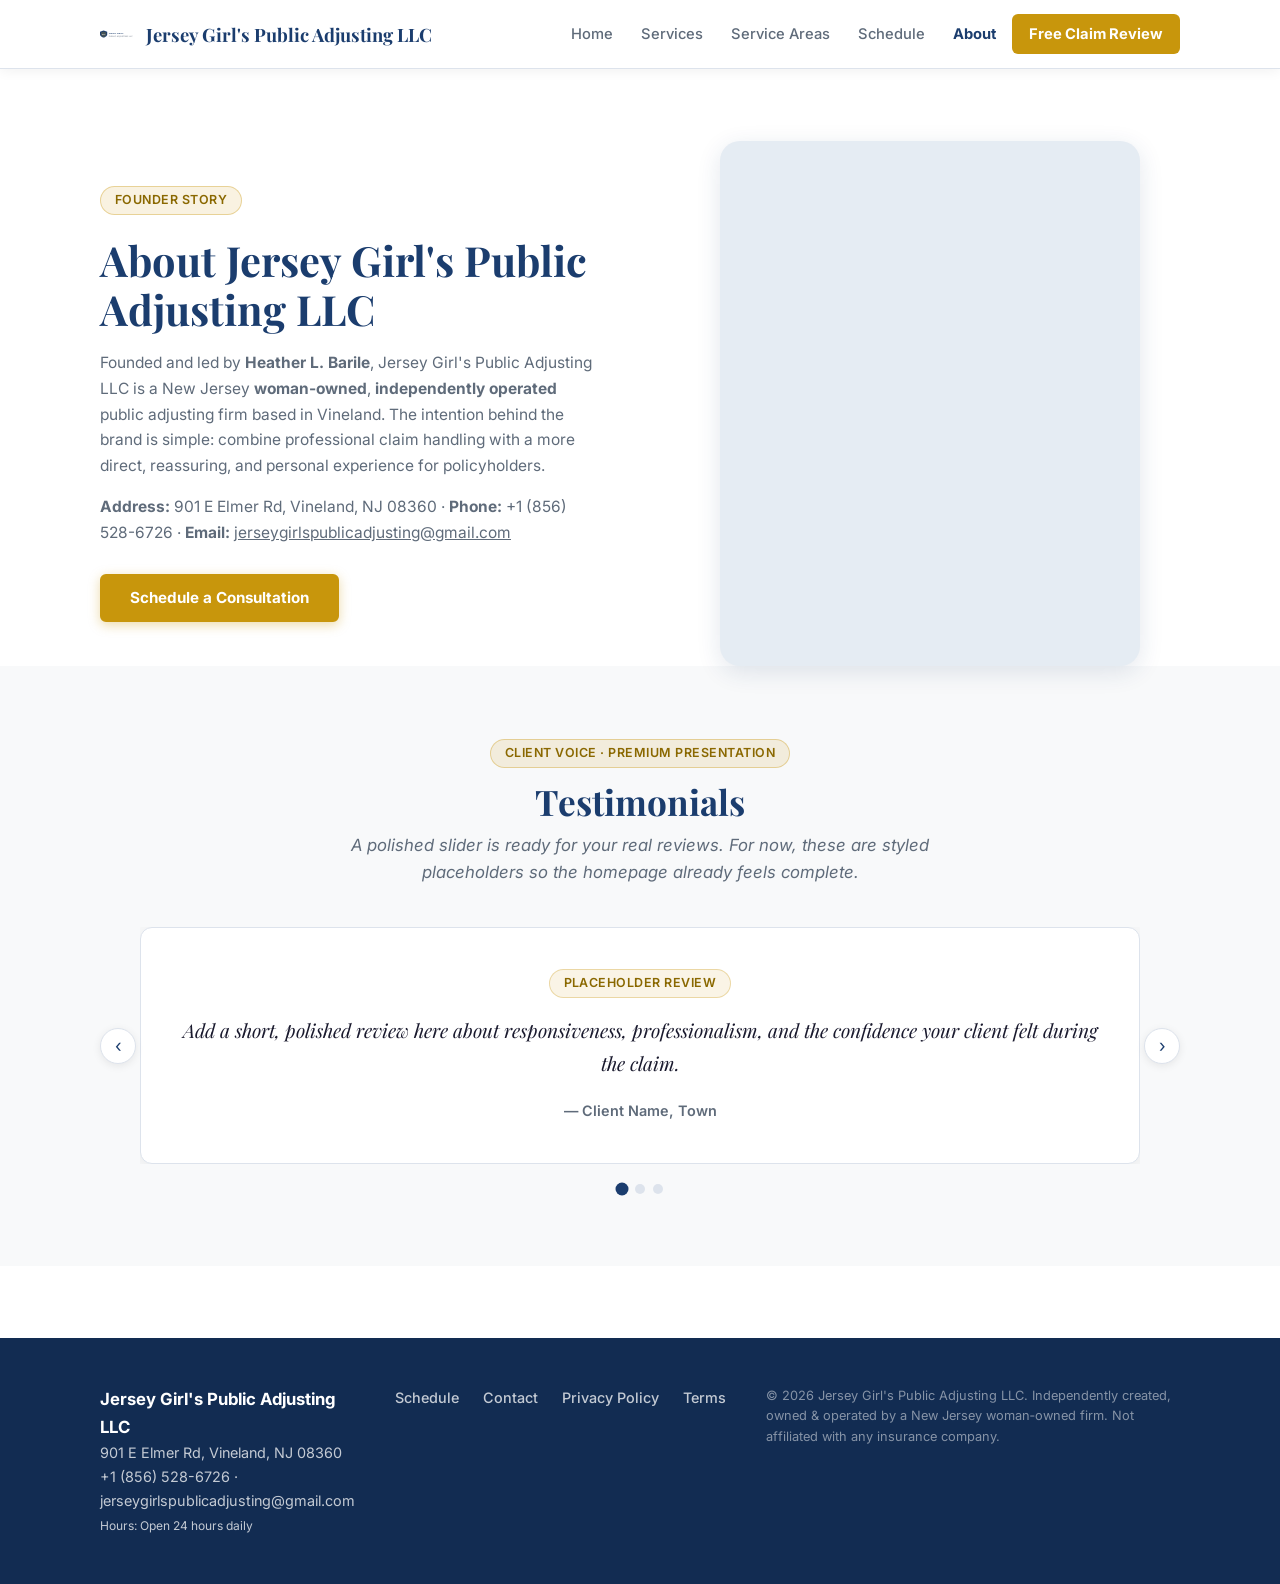
<file: about.html>
<!doctype html><html lang='en'><head>
    <meta charset='utf-8'>
    <meta name='viewport' content='width=device-width, initial-scale=1'>
    <title>About – Jersey Girl's Public Adjusting LLC</title>
    <meta name='description' content='About Jersey Girl's Public Adjusting LLC, a woman‑owned independent NJ public adjuster in Vineland.'>
    <meta property='og:title' content='About – Jersey Girl's Public Adjusting LLC'>
    <meta property='og:description' content='About Jersey Girl's Public Adjusting LLC, a woman‑owned independent NJ public adjuster in Vineland.'>
    <meta property='og:type' content='website'>
    <meta property='og:image' content='assets/og-image.png'>
    <meta name='twitter:card' content='summary_large_image'>
    <meta name='twitter:title' content='About – Jersey Girl's Public Adjusting LLC'>
    <meta name='twitter:description' content='About Jersey Girl's Public Adjusting LLC, a woman‑owned independent NJ public adjuster in Vineland.'>
    <meta name='twitter:image' content='assets/og-image.png'>
    <link rel='icon' href='assets/favicon.svg' type='image/svg+xml'>
    <link rel='preconnect' href='https://fonts.googleapis.com'>
    <link rel='preconnect' href='https://fonts.gstatic.com' crossorigin>
    <link href='https://fonts.googleapis.com/css2?family=Inter:wght@400;500;600;700;800&family=Playfair+Display:wght@600;700&display=swap' rel='stylesheet'>
    <link rel='stylesheet' href='assets/styles.css'>
    </head><body>

<a class='skip' href='#main'>Skip to content</a>
<header class='topbar'>
  <div class='container nav'>
    <a class='brand' href='index.html'><img src='assets/logo.svg' alt='Jersey Girl's Public Adjusting LLC logo'> Jersey Girl's Public Adjusting LLC</a>
    <button class='burger' aria-label='Toggle menu' aria-expanded='false' aria-controls='menu'>☰</button>
    <nav id='menu' class='menu'>
      <a href='index.html'>Home</a>
      <a href='services.html'>Services</a>
      <a href='service-areas.html'>Service Areas</a>
      <a href='schedule.html'>Schedule</a>
      <a href='about.html'>About</a>
      <a class='cta' href='contact.html'>Free Claim Review</a>
    </nav>
  </div>
</header>
<div class='sticky-cta'>
  <a class='btn btn--luxury' href='https://calendly.com/your-link' target='_blank' rel='noopener'>Schedule</a>
  <a class='btn btn--ghost' href='tel:+1 (856) 528-6726'>Call +1 (856) 528-6726</a>
</div>

<main id='main' class='section'>
  <div class='container about'>
    <div>
      <span class='ribbon'>Founder story</span>
      <h1>About Jersey Girl's Public Adjusting LLC</h1>
      <p>Founded and led by <strong>Heather L. Barile</strong>, Jersey Girl's Public Adjusting LLC is a New Jersey <strong>woman‑owned</strong>, <strong>independently operated</strong> public adjusting firm based in Vineland. The intention behind the brand is simple: combine professional claim handling with a more direct, reassuring, and personal experience for policyholders.</p>
      <p><strong>Address:</strong> 901 E Elmer Rd, Vineland, NJ 08360 · <strong>Phone:</strong> +1 (856) 528-6726 · <strong>Email:</strong> <a href='mailto:jerseygirlspublicadjusting@gmail.com'>jerseygirlspublicadjusting@gmail.com</a></p>
      <div class='section__actions'>
        <a class='btn btn--luxury' href='https://calendly.com/your-link' target='_blank' rel='noopener'>Schedule a Consultation</a>
        <a class='btn btn--ghost' href='tel:+1 (856) 528-6726'>Call +1 (856) 528-6726</a>
      </div>
    </div>
    <div class='about-photo'><img src='assets/founder-placeholder.png' alt='Founder headshot placeholder for Heather L. Barile'></div>
  </div>

<section class='section alt'>
  <div class='container'>
    <div class='section-heading center'>
      <span class='ribbon'>Client voice · premium presentation</span>
      <h2>Testimonials</h2>
      <p class='note'>A polished slider is ready for your real reviews. For now, these are styled placeholders so the homepage already feels complete.</p>
    </div>
    <div class='testimonial-slider' aria-label='Client testimonials'>
      <button class='slider-btn prev' aria-label='Previous testimonial'>‹</button>
      <div class='slider-track'>
        <article class='slide is-active'>
          <span class='placeholder'>Placeholder review</span>
          <p class='quote'>Add a short, polished review here about responsiveness, professionalism, and the confidence your client felt during the claim.</p>
          <div class='reviewer'>— Client Name, Town</div>
        </article>
        <article class='slide'>
          <span class='placeholder'>Placeholder review</span>
          <p class='quote'>Add a testimonial focused on communication, documentation quality, and how supported the client felt from start to finish.</p>
          <div class='reviewer'>— Client Name, County</div>
        </article>
        <article class='slide'>
          <span class='placeholder'>Placeholder review</span>
          <p class='quote'>Add a third testimonial about trust, peace of mind, and the professionalism of an independently owned woman-led firm.</p>
          <div class='reviewer'>— Client Name, Business / Town</div>
        </article>
      </div>
      <button class='slider-btn next' aria-label='Next testimonial'>›</button>
    </div>
    <div class='slider-dots' aria-label='Slider dots'>
      <button class='dot is-active' aria-label='Go to testimonial 1'></button>
      <button class='dot' aria-label='Go to testimonial 2'></button>
      <button class='dot' aria-label='Go to testimonial 3'></button>
    </div>
  </div>
</section>

</main>

<footer class='footer'>
  <div class='container footer__grid'>
    <div>
      <strong>Jersey Girl's Public Adjusting LLC</strong><br>
      901 E Elmer Rd, Vineland, NJ 08360<br>
      <a href='tel:+1 (856) 528-6726'>+1 (856) 528-6726</a> · <a href='mailto:jerseygirlspublicadjusting@gmail.com'>jerseygirlspublicadjusting@gmail.com</a><br>
      <small>Hours: Open 24 hours daily</small>
    </div>
    <nav class='footer__nav'>
      <a href='schedule.html'>Schedule</a>
      <a href='contact.html'>Contact</a>
      <a href='privacy.html'>Privacy Policy</a>
      <a href='terms.html'>Terms</a>
    </nav>
    <div class='fineprint'>© 2026 Jersey Girl's Public Adjusting LLC. Independently created, owned & operated by a New Jersey woman‑owned firm. Not affiliated with any insurance company.</div>
  </div>
  <script src='assets/script.js'></script>
</footer>

</body></html>
</file>
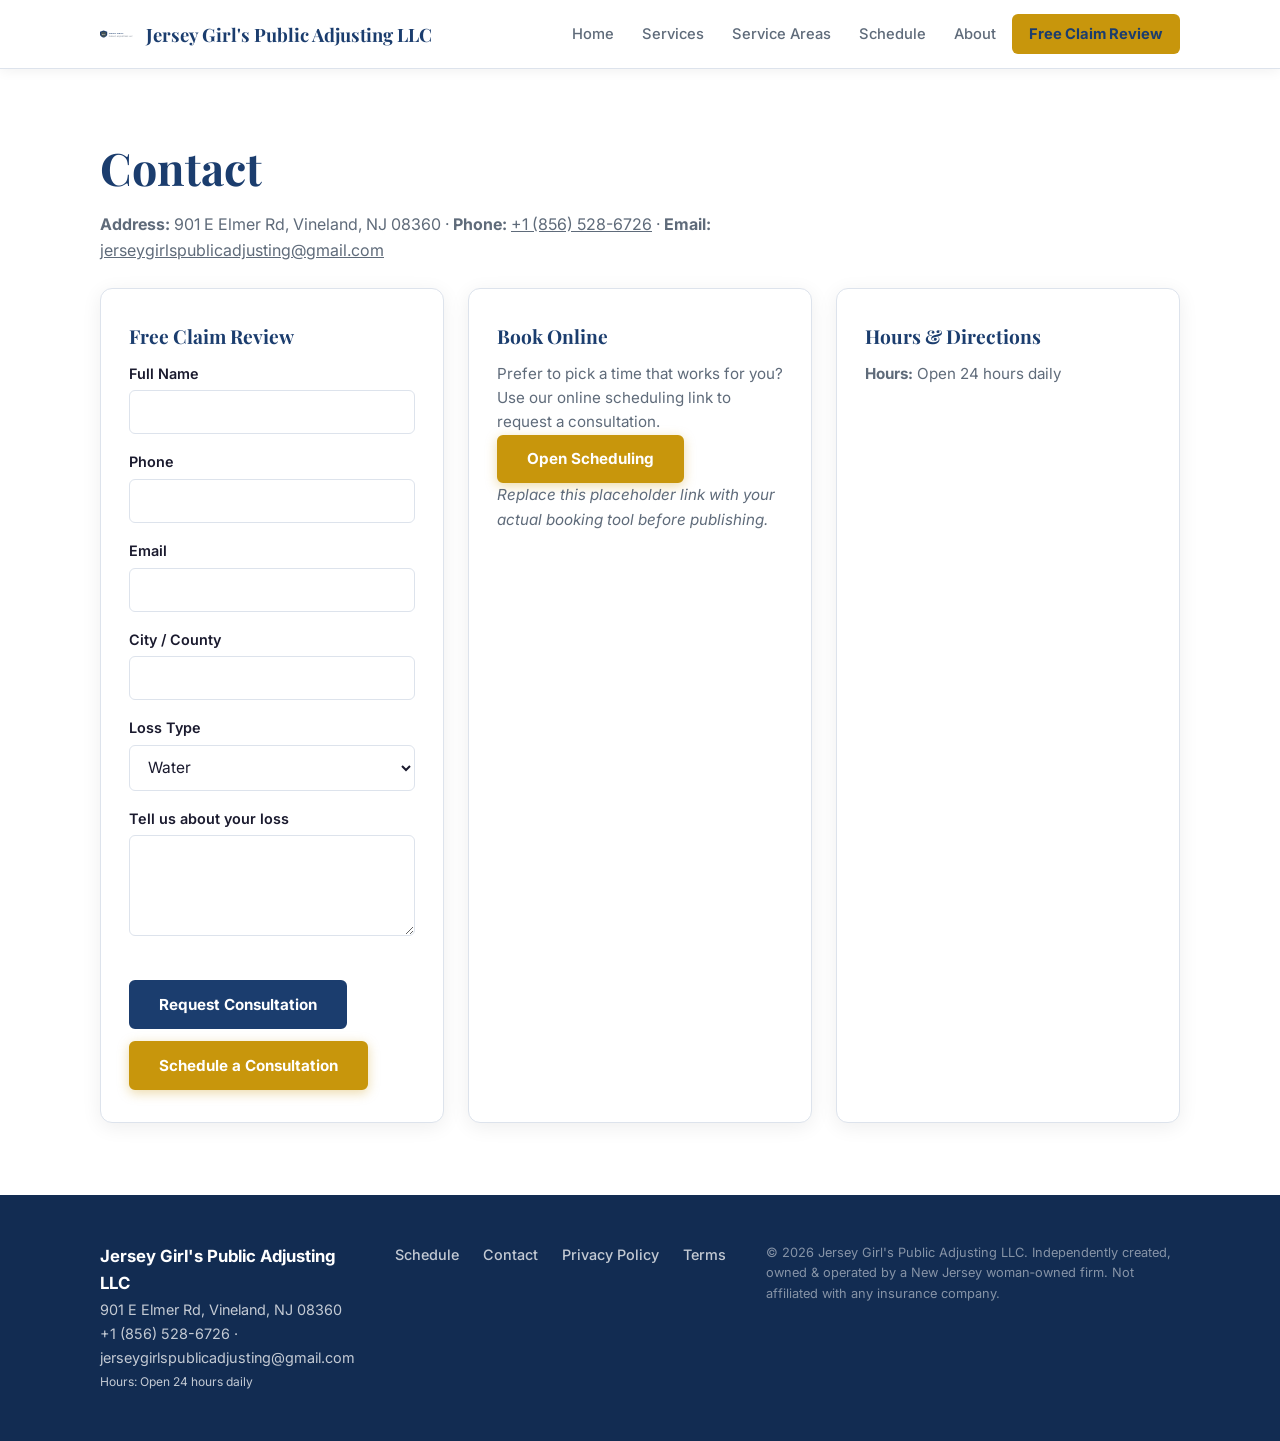
<file: contact.html>
<!doctype html><html lang='en'><head>
    <meta charset='utf-8'>
    <meta name='viewport' content='width=device-width, initial-scale=1'>
    <title>Contact – Jersey Girl's Public Adjusting LLC</title>
    <meta name='description' content='Contact Jersey Girl's Public Adjusting LLC in Vineland, NJ for a free claim review or scheduling.'>
    <meta property='og:title' content='Contact – Jersey Girl's Public Adjusting LLC'>
    <meta property='og:description' content='Contact Jersey Girl's Public Adjusting LLC in Vineland, NJ for a free claim review or scheduling.'>
    <meta property='og:type' content='website'>
    <meta property='og:image' content='assets/og-image.png'>
    <meta name='twitter:card' content='summary_large_image'>
    <meta name='twitter:title' content='Contact – Jersey Girl's Public Adjusting LLC'>
    <meta name='twitter:description' content='Contact Jersey Girl's Public Adjusting LLC in Vineland, NJ for a free claim review or scheduling.'>
    <meta name='twitter:image' content='assets/og-image.png'>
    <link rel='icon' href='assets/favicon.svg' type='image/svg+xml'>
    <link rel='preconnect' href='https://fonts.googleapis.com'>
    <link rel='preconnect' href='https://fonts.gstatic.com' crossorigin>
    <link href='https://fonts.googleapis.com/css2?family=Inter:wght@400;500;600;700;800&family=Playfair+Display:wght@600;700&display=swap' rel='stylesheet'>
    <link rel='stylesheet' href='assets/styles.css'>
    </head><body>

<a class='skip' href='#main'>Skip to content</a>
<header class='topbar'>
  <div class='container nav'>
    <a class='brand' href='index.html'><img src='assets/logo.svg' alt='Jersey Girl's Public Adjusting LLC logo'> Jersey Girl's Public Adjusting LLC</a>
    <button class='burger' aria-label='Toggle menu' aria-expanded='false' aria-controls='menu'>☰</button>
    <nav id='menu' class='menu'>
      <a href='index.html'>Home</a>
      <a href='services.html'>Services</a>
      <a href='service-areas.html'>Service Areas</a>
      <a href='schedule.html'>Schedule</a>
      <a href='about.html'>About</a>
      <a class='cta' href='contact.html'>Free Claim Review</a>
    </nav>
  </div>
</header>
<div class='sticky-cta'>
  <a class='btn btn--luxury' href='https://calendly.com/your-link' target='_blank' rel='noopener'>Schedule</a>
  <a class='btn btn--ghost' href='tel:+1 (856) 528-6726'>Call +1 (856) 528-6726</a>
</div>

<main id='main' class='section'>
  <div class='container'>
    <h1>Contact</h1>
    <p><strong>Address:</strong> 901 E Elmer Rd, Vineland, NJ 08360 · <strong>Phone:</strong> <a href='tel:+1 (856) 528-6726'>+1 (856) 528-6726</a> · <strong>Email:</strong> <a href='mailto:jerseygirlspublicadjusting@gmail.com'>jerseygirlspublicadjusting@gmail.com</a></p>
    <div class='grid cards'>
      <article class='card'>
        <h2>Free Claim Review</h2>
        <form class='form' name='contact' method='post' data-netlify='true'>
          <input type='hidden' name='form-name' value='contact'>
          <label>Full Name<input type='text' name='name' required></label>
          <label>Phone<input type='tel' name='phone' required></label>
          <label>Email<input type='email' name='email' required></label>
          <label>City / County<input type='text' name='location'></label>
          <label>Loss Type<select name='loss'><option>Water</option><option>Fire</option><option>Wind/Storm</option><option>Mold (from covered loss)</option><option>Theft/Vandalism</option><option>Business Interruption</option><option>Other</option></select></label>
          <label>Tell us about your loss<textarea name='message' rows='4'></textarea></label>
          <div class='section__actions'>
            <button class='btn btn--primary' type='submit'>Request Consultation</button>
            <a class='btn btn--luxury' href='https://calendly.com/your-link' target='_blank' rel='noopener'>Schedule a Consultation</a>
          </div>
        </form>
      </article>
      <article class='card'>
        <h2>Book Online</h2>
        <p>Prefer to pick a time that works for you? Use our online scheduling link to request a consultation.</p>
        <p><a class='btn btn--luxury' href='https://calendly.com/your-link' target='_blank' rel='noopener'>Open Scheduling</a></p>
        <p class='note'>Replace this placeholder link with your actual booking tool before publishing.</p>
      </article>
      <article class='card'>
        <h2>Hours & Directions</h2>
        <p><strong>Hours:</strong> Open 24 hours daily</p>
        <p><a class='btn btn--ghost' href='https://www.google.com/maps/search/?api=1&query=901+E+Elmer+Rd+Vineland+NJ+08360' target='_blank' rel='noopener'>Get Directions</a></p>
      </article>
    </div>
  </div>
</main>

<footer class='footer'>
  <div class='container footer__grid'>
    <div>
      <strong>Jersey Girl's Public Adjusting LLC</strong><br>
      901 E Elmer Rd, Vineland, NJ 08360<br>
      <a href='tel:+1 (856) 528-6726'>+1 (856) 528-6726</a> · <a href='mailto:jerseygirlspublicadjusting@gmail.com'>jerseygirlspublicadjusting@gmail.com</a><br>
      <small>Hours: Open 24 hours daily</small>
    </div>
    <nav class='footer__nav'>
      <a href='schedule.html'>Schedule</a>
      <a href='contact.html'>Contact</a>
      <a href='privacy.html'>Privacy Policy</a>
      <a href='terms.html'>Terms</a>
    </nav>
    <div class='fineprint'>© 2026 Jersey Girl's Public Adjusting LLC. Independently created, owned & operated by a New Jersey woman‑owned firm. Not affiliated with any insurance company.</div>
  </div>
  <script src='assets/script.js'></script>
</footer>

</body></html>
</file>
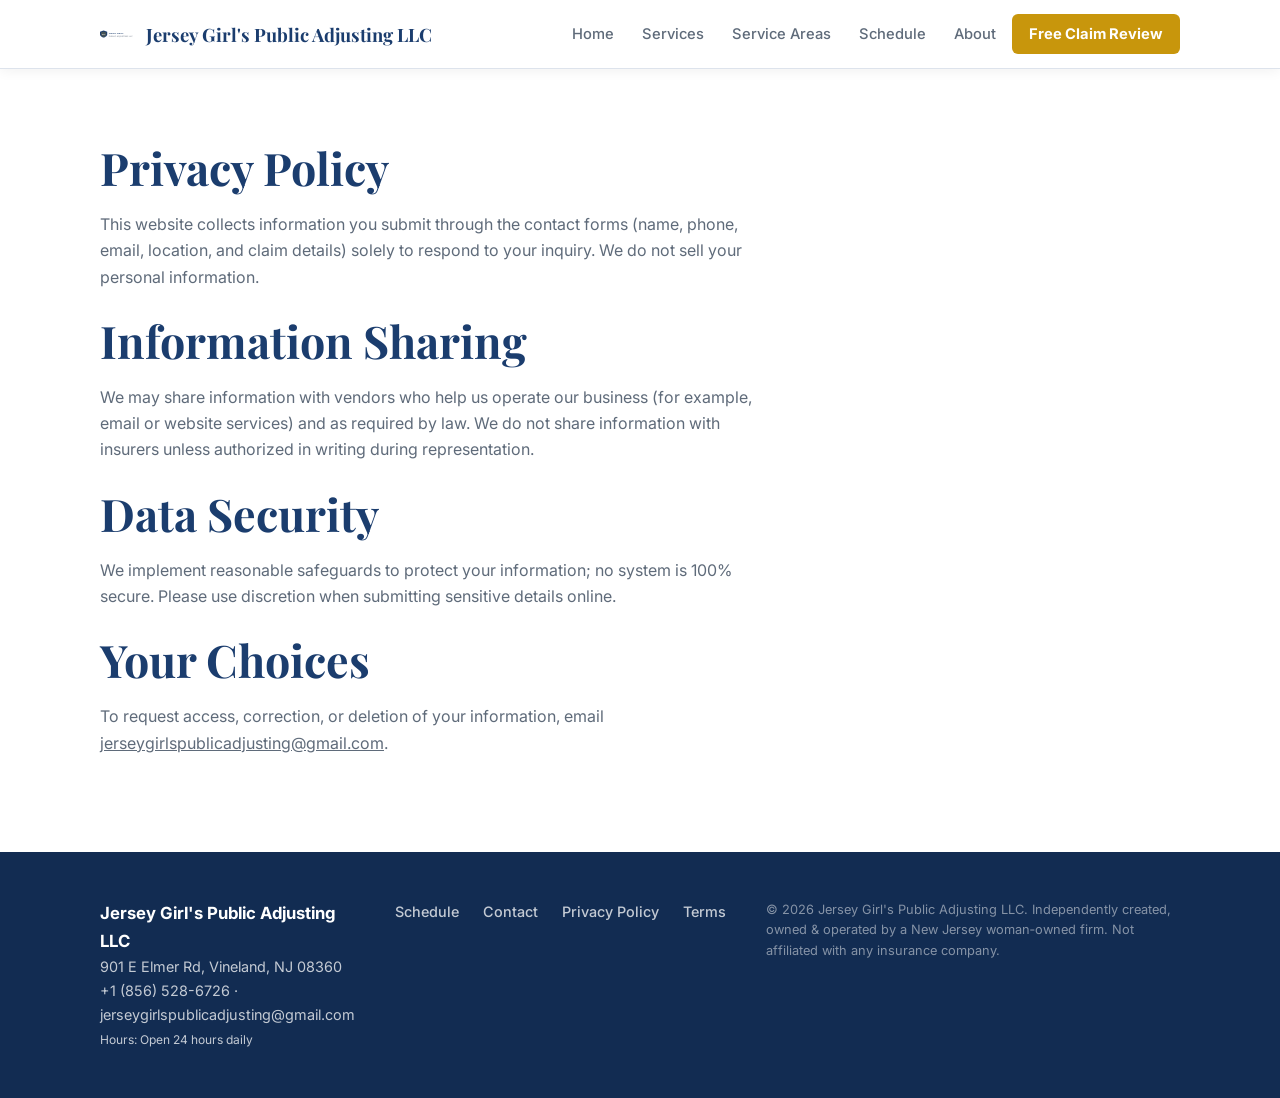
<file: privacy.html>
<!doctype html><html lang='en'><head>
    <meta charset='utf-8'>
    <meta name='viewport' content='width=device-width, initial-scale=1'>
    <title>Privacy Policy – Jersey Girl's Public Adjusting LLC</title>
    <meta name='description' content='Privacy policy for Jersey Girl's Public Adjusting LLC website.'>
    <meta property='og:title' content='Privacy Policy – Jersey Girl's Public Adjusting LLC'>
    <meta property='og:description' content='Privacy policy for Jersey Girl's Public Adjusting LLC website.'>
    <meta property='og:type' content='website'>
    <meta property='og:image' content='assets/og-image.png'>
    <meta name='twitter:card' content='summary_large_image'>
    <meta name='twitter:title' content='Privacy Policy – Jersey Girl's Public Adjusting LLC'>
    <meta name='twitter:description' content='Privacy policy for Jersey Girl's Public Adjusting LLC website.'>
    <meta name='twitter:image' content='assets/og-image.png'>
    <link rel='icon' href='assets/favicon.svg' type='image/svg+xml'>
    <link rel='preconnect' href='https://fonts.googleapis.com'>
    <link rel='preconnect' href='https://fonts.gstatic.com' crossorigin>
    <link href='https://fonts.googleapis.com/css2?family=Inter:wght@400;500;600;700;800&family=Playfair+Display:wght@600;700&display=swap' rel='stylesheet'>
    <link rel='stylesheet' href='assets/styles.css'>
    </head><body>

<a class='skip' href='#main'>Skip to content</a>
<header class='topbar'>
  <div class='container nav'>
    <a class='brand' href='index.html'><img src='assets/logo.svg' alt='Jersey Girl's Public Adjusting LLC logo'> Jersey Girl's Public Adjusting LLC</a>
    <button class='burger' aria-label='Toggle menu' aria-expanded='false' aria-controls='menu'>☰</button>
    <nav id='menu' class='menu'>
      <a href='index.html'>Home</a>
      <a href='services.html'>Services</a>
      <a href='service-areas.html'>Service Areas</a>
      <a href='schedule.html'>Schedule</a>
      <a href='about.html'>About</a>
      <a class='cta' href='contact.html'>Free Claim Review</a>
    </nav>
  </div>
</header>
<div class='sticky-cta'>
  <a class='btn btn--luxury' href='https://calendly.com/your-link' target='_blank' rel='noopener'>Schedule</a>
  <a class='btn btn--ghost' href='tel:+1 (856) 528-6726'>Call +1 (856) 528-6726</a>
</div>

<main id='main' class='section'><div class='container'>
<h1>Privacy Policy</h1>
<p>This website collects information you submit through the contact forms (name, phone, email, location, and claim details) solely to respond to your inquiry. We do not sell your personal information.</p>
<h2>Information Sharing</h2>
<p>We may share information with vendors who help us operate our business (for example, email or website services) and as required by law. We do not share information with insurers unless authorized in writing during representation.</p>
<h2>Data Security</h2>
<p>We implement reasonable safeguards to protect your information; no system is 100% secure. Please use discretion when submitting sensitive details online.</p>
<h2>Your Choices</h2>
<p>To request access, correction, or deletion of your information, email <a href='mailto:jerseygirlspublicadjusting@gmail.com'>jerseygirlspublicadjusting@gmail.com</a>.</p>
</div></main>

<footer class='footer'>
  <div class='container footer__grid'>
    <div>
      <strong>Jersey Girl's Public Adjusting LLC</strong><br>
      901 E Elmer Rd, Vineland, NJ 08360<br>
      <a href='tel:+1 (856) 528-6726'>+1 (856) 528-6726</a> · <a href='mailto:jerseygirlspublicadjusting@gmail.com'>jerseygirlspublicadjusting@gmail.com</a><br>
      <small>Hours: Open 24 hours daily</small>
    </div>
    <nav class='footer__nav'>
      <a href='schedule.html'>Schedule</a>
      <a href='contact.html'>Contact</a>
      <a href='privacy.html'>Privacy Policy</a>
      <a href='terms.html'>Terms</a>
    </nav>
    <div class='fineprint'>© 2026 Jersey Girl's Public Adjusting LLC. Independently created, owned & operated by a New Jersey woman‑owned firm. Not affiliated with any insurance company.</div>
  </div>
  <script src='assets/script.js'></script>
</footer>

</body></html>
</file>
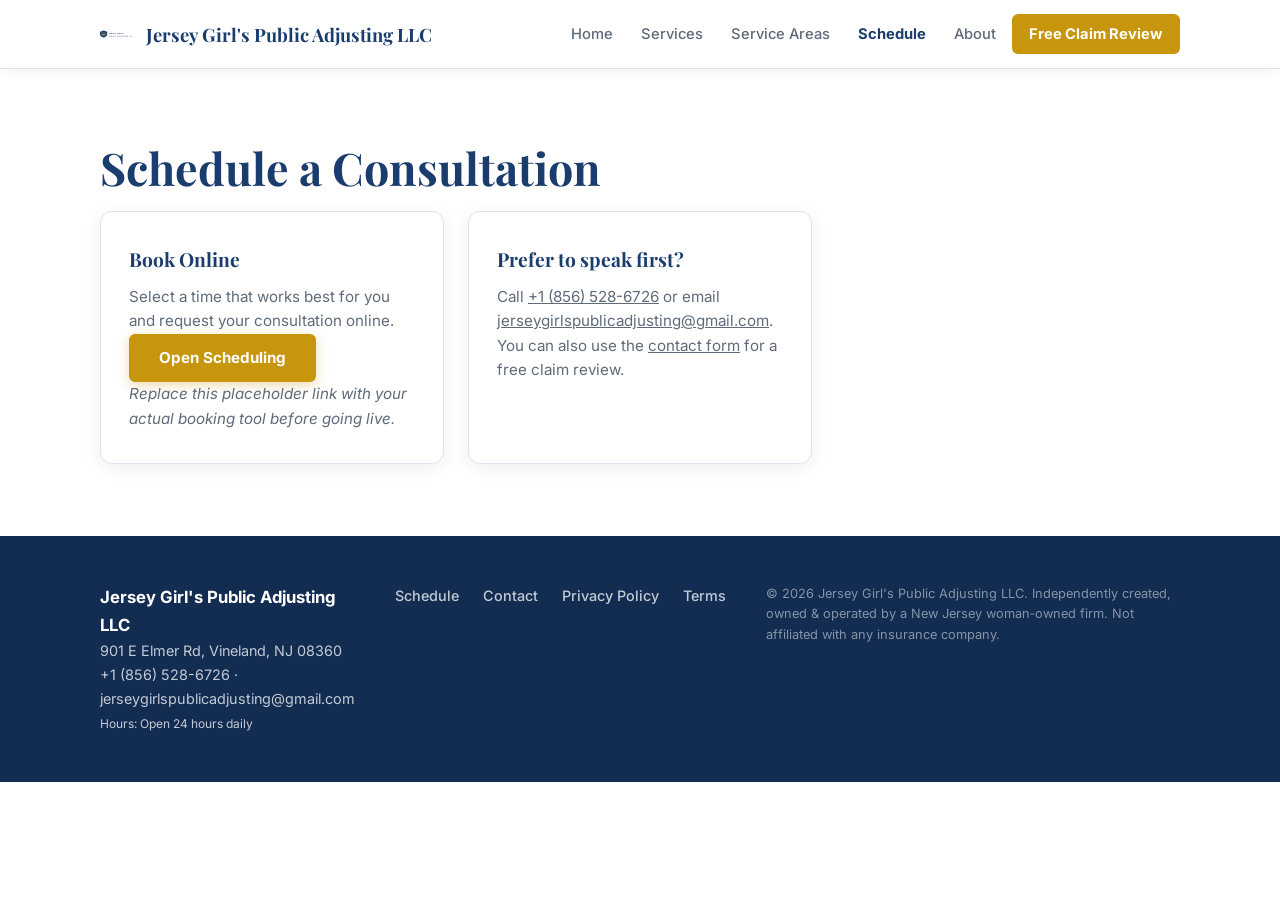
<file: schedule.html>
<!doctype html><html lang='en'><head>
    <meta charset='utf-8'>
    <meta name='viewport' content='width=device-width, initial-scale=1'>
    <title>Schedule – Jersey Girl's Public Adjusting LLC</title>
    <meta name='description' content='Book a consultation with Jersey Girl's Public Adjusting LLC.'>
    <meta property='og:title' content='Schedule – Jersey Girl's Public Adjusting LLC'>
    <meta property='og:description' content='Book a consultation with Jersey Girl's Public Adjusting LLC.'>
    <meta property='og:type' content='website'>
    <meta property='og:image' content='assets/og-image.png'>
    <meta name='twitter:card' content='summary_large_image'>
    <meta name='twitter:title' content='Schedule – Jersey Girl's Public Adjusting LLC'>
    <meta name='twitter:description' content='Book a consultation with Jersey Girl's Public Adjusting LLC.'>
    <meta name='twitter:image' content='assets/og-image.png'>
    <link rel='icon' href='assets/favicon.svg' type='image/svg+xml'>
    <link rel='preconnect' href='https://fonts.googleapis.com'>
    <link rel='preconnect' href='https://fonts.gstatic.com' crossorigin>
    <link href='https://fonts.googleapis.com/css2?family=Inter:wght@400;500;600;700;800&family=Playfair+Display:wght@600;700&display=swap' rel='stylesheet'>
    <link rel='stylesheet' href='assets/styles.css'>
    </head><body>

<a class='skip' href='#main'>Skip to content</a>
<header class='topbar'>
  <div class='container nav'>
    <a class='brand' href='index.html'><img src='assets/logo.svg' alt='Jersey Girl's Public Adjusting LLC logo'> Jersey Girl's Public Adjusting LLC</a>
    <button class='burger' aria-label='Toggle menu' aria-expanded='false' aria-controls='menu'>☰</button>
    <nav id='menu' class='menu'>
      <a href='index.html'>Home</a>
      <a href='services.html'>Services</a>
      <a href='service-areas.html'>Service Areas</a>
      <a href='schedule.html'>Schedule</a>
      <a href='about.html'>About</a>
      <a class='cta' href='contact.html'>Free Claim Review</a>
    </nav>
  </div>
</header>
<div class='sticky-cta'>
  <a class='btn btn--luxury' href='https://calendly.com/your-link' target='_blank' rel='noopener'>Schedule</a>
  <a class='btn btn--ghost' href='tel:+1 (856) 528-6726'>Call +1 (856) 528-6726</a>
</div>

<main id='main' class='section'>
  <div class='container'>
    <h1>Schedule a Consultation</h1>
    <div class='grid cards'>
      <article class='card'>
        <h2>Book Online</h2>
        <p>Select a time that works best for you and request your consultation online.</p>
        <p><a class='btn btn--luxury' href='https://calendly.com/your-link' target='_blank' rel='noopener'>Open Scheduling</a></p>
        <p class='note'>Replace this placeholder link with your actual booking tool before going live.</p>
      </article>
      <article class='card'>
        <h2>Prefer to speak first?</h2>
        <p>Call <a href='tel:+1 (856) 528-6726'>+1 (856) 528-6726</a> or email <a href='mailto:jerseygirlspublicadjusting@gmail.com'>jerseygirlspublicadjusting@gmail.com</a>.</p>
        <p>You can also use the <a href='contact.html'>contact form</a> for a free claim review.</p>
      </article>
    </div>
  </div>
</main>

<footer class='footer'>
  <div class='container footer__grid'>
    <div>
      <strong>Jersey Girl's Public Adjusting LLC</strong><br>
      901 E Elmer Rd, Vineland, NJ 08360<br>
      <a href='tel:+1 (856) 528-6726'>+1 (856) 528-6726</a> · <a href='mailto:jerseygirlspublicadjusting@gmail.com'>jerseygirlspublicadjusting@gmail.com</a><br>
      <small>Hours: Open 24 hours daily</small>
    </div>
    <nav class='footer__nav'>
      <a href='schedule.html'>Schedule</a>
      <a href='contact.html'>Contact</a>
      <a href='privacy.html'>Privacy Policy</a>
      <a href='terms.html'>Terms</a>
    </nav>
    <div class='fineprint'>© 2026 Jersey Girl's Public Adjusting LLC. Independently created, owned & operated by a New Jersey woman‑owned firm. Not affiliated with any insurance company.</div>
  </div>
  <script src='assets/script.js'></script>
</footer>

</body></html>
</file>
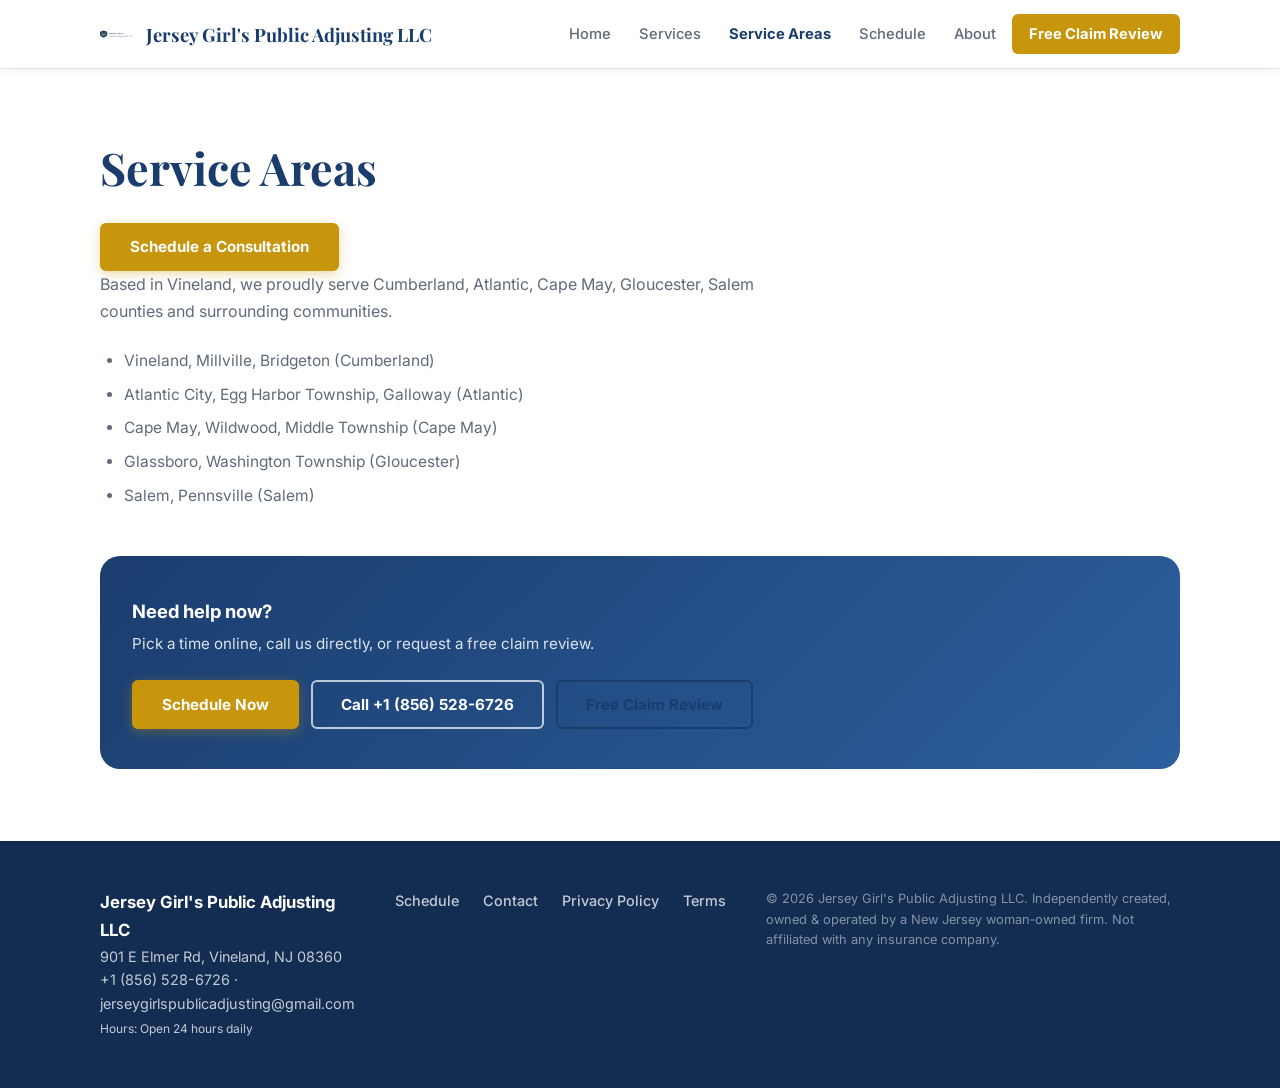
<file: service-areas.html>
<!doctype html><html lang='en'><head>
    <meta charset='utf-8'>
    <meta name='viewport' content='width=device-width, initial-scale=1'>
    <title>Service Areas – Jersey Girl's Public Adjusting LLC</title>
    <meta name='description' content='Public adjusting across South Jersey including Cumberland, Atlantic, Cape May, Gloucester, and Salem counties.'>
    <meta property='og:title' content='Service Areas – Jersey Girl's Public Adjusting LLC'>
    <meta property='og:description' content='Public adjusting across South Jersey including Cumberland, Atlantic, Cape May, Gloucester, and Salem counties.'>
    <meta property='og:type' content='website'>
    <meta property='og:image' content='assets/og-image.png'>
    <meta name='twitter:card' content='summary_large_image'>
    <meta name='twitter:title' content='Service Areas – Jersey Girl's Public Adjusting LLC'>
    <meta name='twitter:description' content='Public adjusting across South Jersey including Cumberland, Atlantic, Cape May, Gloucester, and Salem counties.'>
    <meta name='twitter:image' content='assets/og-image.png'>
    <link rel='icon' href='assets/favicon.svg' type='image/svg+xml'>
    <link rel='preconnect' href='https://fonts.googleapis.com'>
    <link rel='preconnect' href='https://fonts.gstatic.com' crossorigin>
    <link href='https://fonts.googleapis.com/css2?family=Inter:wght@400;500;600;700;800&family=Playfair+Display:wght@600;700&display=swap' rel='stylesheet'>
    <link rel='stylesheet' href='assets/styles.css'>
    </head><body>

<a class='skip' href='#main'>Skip to content</a>
<header class='topbar'>
  <div class='container nav'>
    <a class='brand' href='index.html'><img src='assets/logo.svg' alt='Jersey Girl's Public Adjusting LLC logo'> Jersey Girl's Public Adjusting LLC</a>
    <button class='burger' aria-label='Toggle menu' aria-expanded='false' aria-controls='menu'>☰</button>
    <nav id='menu' class='menu'>
      <a href='index.html'>Home</a>
      <a href='services.html'>Services</a>
      <a href='service-areas.html'>Service Areas</a>
      <a href='schedule.html'>Schedule</a>
      <a href='about.html'>About</a>
      <a class='cta' href='contact.html'>Free Claim Review</a>
    </nav>
  </div>
</header>
<div class='sticky-cta'>
  <a class='btn btn--luxury' href='https://calendly.com/your-link' target='_blank' rel='noopener'>Schedule</a>
  <a class='btn btn--ghost' href='tel:+1 (856) 528-6726'>Call +1 (856) 528-6726</a>
</div>

<main id='main' class='section'>
  <div class='container'>
    <h1>Service Areas</h1>
    <div class='section__actions'>
      <a class='btn btn--luxury' href='https://calendly.com/your-link' target='_blank' rel='noopener'>Schedule a Consultation</a>
      <a class='btn btn--ghost' href='tel:+1 (856) 528-6726'>Call +1 (856) 528-6726</a>
    </div>
    <p>Based in Vineland, we proudly serve Cumberland, Atlantic, Cape May, Gloucester, Salem counties and surrounding communities.</p>
    <ul>
      <li>Vineland, Millville, Bridgeton (Cumberland)</li>
      <li>Atlantic City, Egg Harbor Township, Galloway (Atlantic)</li>
      <li>Cape May, Wildwood, Middle Township (Cape May)</li>
      <li>Glassboro, Washington Township (Gloucester)</li>
      <li>Salem, Pennsville (Salem)</li>
    </ul>

<div class='mini-cta'>
  <div>
    <strong>Need help now?</strong>
    <p>Pick a time online, call us directly, or request a free claim review.</p>
  </div>
  <div class='section__actions'>
    <a class='btn btn--luxury' href='https://calendly.com/your-link' target='_blank' rel='noopener'>Schedule Now</a>
    <a class='btn btn--ghost' href='tel:+1 (856) 528-6726'>Call +1 (856) 528-6726</a>
    <a class='btn btn--secondary' href='contact.html'>Free Claim Review</a>
  </div>
</div>

  </div>
</main>

<footer class='footer'>
  <div class='container footer__grid'>
    <div>
      <strong>Jersey Girl's Public Adjusting LLC</strong><br>
      901 E Elmer Rd, Vineland, NJ 08360<br>
      <a href='tel:+1 (856) 528-6726'>+1 (856) 528-6726</a> · <a href='mailto:jerseygirlspublicadjusting@gmail.com'>jerseygirlspublicadjusting@gmail.com</a><br>
      <small>Hours: Open 24 hours daily</small>
    </div>
    <nav class='footer__nav'>
      <a href='schedule.html'>Schedule</a>
      <a href='contact.html'>Contact</a>
      <a href='privacy.html'>Privacy Policy</a>
      <a href='terms.html'>Terms</a>
    </nav>
    <div class='fineprint'>© 2026 Jersey Girl's Public Adjusting LLC. Independently created, owned & operated by a New Jersey woman‑owned firm. Not affiliated with any insurance company.</div>
  </div>
  <script src='assets/script.js'></script>
</footer>

</body></html>
</file>
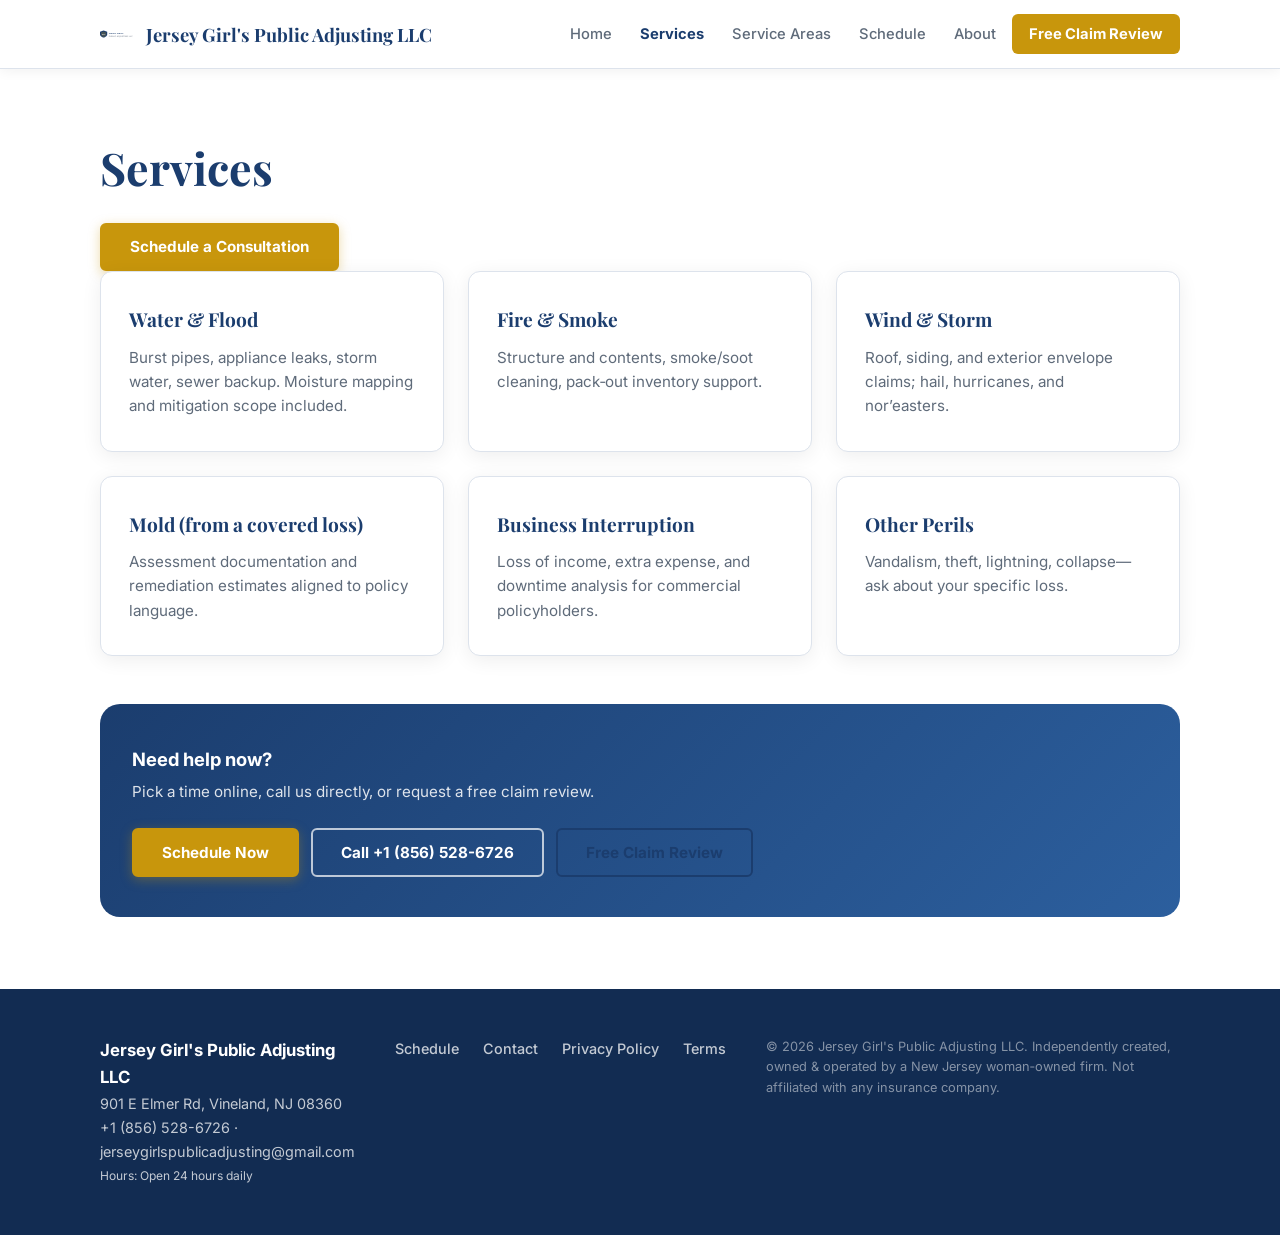
<file: services.html>
<!doctype html><html lang='en'><head>
    <meta charset='utf-8'>
    <meta name='viewport' content='width=device-width, initial-scale=1'>
    <title>Services – Jersey Girl's Public Adjusting LLC</title>
    <meta name='description' content='Water, fire, wind/storm, mold from covered loss, business interruption and other claims handled by a woman‑owned NJ public adjuster.'>
    <meta property='og:title' content='Services – Jersey Girl's Public Adjusting LLC'>
    <meta property='og:description' content='Water, fire, wind/storm, mold from covered loss, business interruption and other claims handled by a woman‑owned NJ public adjuster.'>
    <meta property='og:type' content='website'>
    <meta property='og:image' content='assets/og-image.png'>
    <meta name='twitter:card' content='summary_large_image'>
    <meta name='twitter:title' content='Services – Jersey Girl's Public Adjusting LLC'>
    <meta name='twitter:description' content='Water, fire, wind/storm, mold from covered loss, business interruption and other claims handled by a woman‑owned NJ public adjuster.'>
    <meta name='twitter:image' content='assets/og-image.png'>
    <link rel='icon' href='assets/favicon.svg' type='image/svg+xml'>
    <link rel='preconnect' href='https://fonts.googleapis.com'>
    <link rel='preconnect' href='https://fonts.gstatic.com' crossorigin>
    <link href='https://fonts.googleapis.com/css2?family=Inter:wght@400;500;600;700;800&family=Playfair+Display:wght@600;700&display=swap' rel='stylesheet'>
    <link rel='stylesheet' href='assets/styles.css'>
    </head><body>

<a class='skip' href='#main'>Skip to content</a>
<header class='topbar'>
  <div class='container nav'>
    <a class='brand' href='index.html'><img src='assets/logo.svg' alt='Jersey Girl's Public Adjusting LLC logo'> Jersey Girl's Public Adjusting LLC</a>
    <button class='burger' aria-label='Toggle menu' aria-expanded='false' aria-controls='menu'>☰</button>
    <nav id='menu' class='menu'>
      <a href='index.html'>Home</a>
      <a href='services.html'>Services</a>
      <a href='service-areas.html'>Service Areas</a>
      <a href='schedule.html'>Schedule</a>
      <a href='about.html'>About</a>
      <a class='cta' href='contact.html'>Free Claim Review</a>
    </nav>
  </div>
</header>
<div class='sticky-cta'>
  <a class='btn btn--luxury' href='https://calendly.com/your-link' target='_blank' rel='noopener'>Schedule</a>
  <a class='btn btn--ghost' href='tel:+1 (856) 528-6726'>Call +1 (856) 528-6726</a>
</div>

<main id='main' class='section'>
  <div class='container'>
    <h1>Services</h1>
    <div class='section__actions'>
      <a class='btn btn--luxury' href='https://calendly.com/your-link' target='_blank' rel='noopener'>Schedule a Consultation</a>
      <a class='btn btn--ghost' href='tel:+1 (856) 528-6726'>Call +1 (856) 528-6726</a>
    </div>
    <div class='grid cards'>
      <article class='card'><h2>Water & Flood</h2><p>Burst pipes, appliance leaks, storm water, sewer backup. Moisture mapping and mitigation scope included.</p></article>
      <article class='card'><h2>Fire & Smoke</h2><p>Structure and contents, smoke/soot cleaning, pack‑out inventory support.</p></article>
      <article class='card'><h2>Wind & Storm</h2><p>Roof, siding, and exterior envelope claims; hail, hurricanes, and nor’easters.</p></article>
      <article class='card'><h2>Mold (from a covered loss)</h2><p>Assessment documentation and remediation estimates aligned to policy language.</p></article>
      <article class='card'><h2>Business Interruption</h2><p>Loss of income, extra expense, and downtime analysis for commercial policyholders.</p></article>
      <article class='card'><h2>Other Perils</h2><p>Vandalism, theft, lightning, collapse—ask about your specific loss.</p></article>
    </div>

<div class='mini-cta'>
  <div>
    <strong>Need help now?</strong>
    <p>Pick a time online, call us directly, or request a free claim review.</p>
  </div>
  <div class='section__actions'>
    <a class='btn btn--luxury' href='https://calendly.com/your-link' target='_blank' rel='noopener'>Schedule Now</a>
    <a class='btn btn--ghost' href='tel:+1 (856) 528-6726'>Call +1 (856) 528-6726</a>
    <a class='btn btn--secondary' href='contact.html'>Free Claim Review</a>
  </div>
</div>

  </div>
</main>

<footer class='footer'>
  <div class='container footer__grid'>
    <div>
      <strong>Jersey Girl's Public Adjusting LLC</strong><br>
      901 E Elmer Rd, Vineland, NJ 08360<br>
      <a href='tel:+1 (856) 528-6726'>+1 (856) 528-6726</a> · <a href='mailto:jerseygirlspublicadjusting@gmail.com'>jerseygirlspublicadjusting@gmail.com</a><br>
      <small>Hours: Open 24 hours daily</small>
    </div>
    <nav class='footer__nav'>
      <a href='schedule.html'>Schedule</a>
      <a href='contact.html'>Contact</a>
      <a href='privacy.html'>Privacy Policy</a>
      <a href='terms.html'>Terms</a>
    </nav>
    <div class='fineprint'>© 2026 Jersey Girl's Public Adjusting LLC. Independently created, owned & operated by a New Jersey woman‑owned firm. Not affiliated with any insurance company.</div>
  </div>
  <script src='assets/script.js'></script>
</footer>

</body></html>
</file>
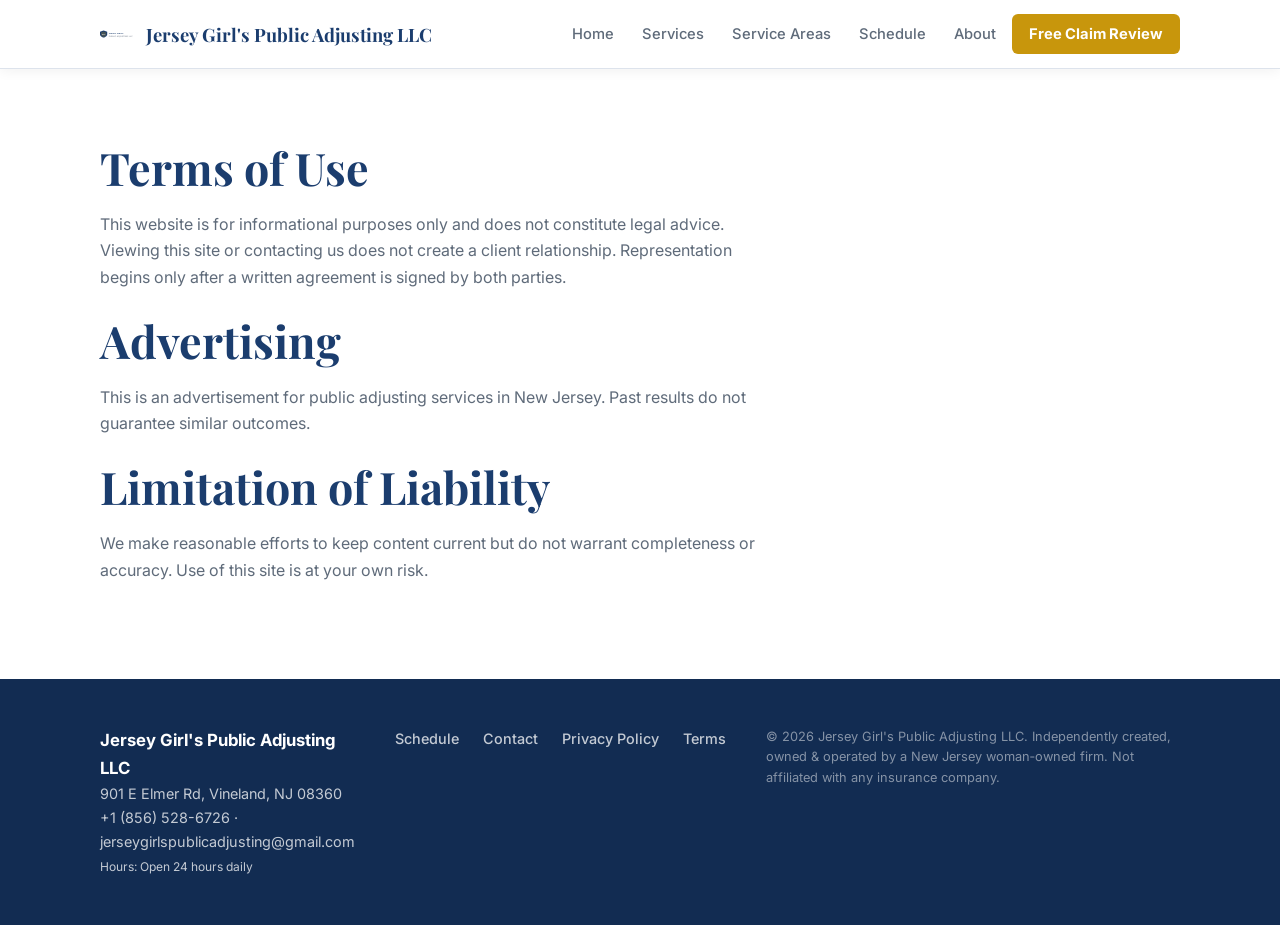
<file: terms.html>
<!doctype html><html lang='en'><head>
    <meta charset='utf-8'>
    <meta name='viewport' content='width=device-width, initial-scale=1'>
    <title>Terms – Jersey Girl's Public Adjusting LLC</title>
    <meta name='description' content='Terms of use for Jersey Girl's Public Adjusting LLC website.'>
    <meta property='og:title' content='Terms – Jersey Girl's Public Adjusting LLC'>
    <meta property='og:description' content='Terms of use for Jersey Girl's Public Adjusting LLC website.'>
    <meta property='og:type' content='website'>
    <meta property='og:image' content='assets/og-image.png'>
    <meta name='twitter:card' content='summary_large_image'>
    <meta name='twitter:title' content='Terms – Jersey Girl's Public Adjusting LLC'>
    <meta name='twitter:description' content='Terms of use for Jersey Girl's Public Adjusting LLC website.'>
    <meta name='twitter:image' content='assets/og-image.png'>
    <link rel='icon' href='assets/favicon.svg' type='image/svg+xml'>
    <link rel='preconnect' href='https://fonts.googleapis.com'>
    <link rel='preconnect' href='https://fonts.gstatic.com' crossorigin>
    <link href='https://fonts.googleapis.com/css2?family=Inter:wght@400;500;600;700;800&family=Playfair+Display:wght@600;700&display=swap' rel='stylesheet'>
    <link rel='stylesheet' href='assets/styles.css'>
    </head><body>

<a class='skip' href='#main'>Skip to content</a>
<header class='topbar'>
  <div class='container nav'>
    <a class='brand' href='index.html'><img src='assets/logo.svg' alt='Jersey Girl's Public Adjusting LLC logo'> Jersey Girl's Public Adjusting LLC</a>
    <button class='burger' aria-label='Toggle menu' aria-expanded='false' aria-controls='menu'>☰</button>
    <nav id='menu' class='menu'>
      <a href='index.html'>Home</a>
      <a href='services.html'>Services</a>
      <a href='service-areas.html'>Service Areas</a>
      <a href='schedule.html'>Schedule</a>
      <a href='about.html'>About</a>
      <a class='cta' href='contact.html'>Free Claim Review</a>
    </nav>
  </div>
</header>
<div class='sticky-cta'>
  <a class='btn btn--luxury' href='https://calendly.com/your-link' target='_blank' rel='noopener'>Schedule</a>
  <a class='btn btn--ghost' href='tel:+1 (856) 528-6726'>Call +1 (856) 528-6726</a>
</div>

<main id='main' class='section'><div class='container'>
<h1>Terms of Use</h1>
<p>This website is for informational purposes only and does not constitute legal advice. Viewing this site or contacting us does not create a client relationship. Representation begins only after a written agreement is signed by both parties.</p>
<h2>Advertising</h2>
<p>This is an advertisement for public adjusting services in New Jersey. Past results do not guarantee similar outcomes.</p>
<h2>Limitation of Liability</h2>
<p>We make reasonable efforts to keep content current but do not warrant completeness or accuracy. Use of this site is at your own risk.</p>
</div></main>

<footer class='footer'>
  <div class='container footer__grid'>
    <div>
      <strong>Jersey Girl's Public Adjusting LLC</strong><br>
      901 E Elmer Rd, Vineland, NJ 08360<br>
      <a href='tel:+1 (856) 528-6726'>+1 (856) 528-6726</a> · <a href='mailto:jerseygirlspublicadjusting@gmail.com'>jerseygirlspublicadjusting@gmail.com</a><br>
      <small>Hours: Open 24 hours daily</small>
    </div>
    <nav class='footer__nav'>
      <a href='schedule.html'>Schedule</a>
      <a href='contact.html'>Contact</a>
      <a href='privacy.html'>Privacy Policy</a>
      <a href='terms.html'>Terms</a>
    </nav>
    <div class='fineprint'>© 2026 Jersey Girl's Public Adjusting LLC. Independently created, owned & operated by a New Jersey woman‑owned firm. Not affiliated with any insurance company.</div>
  </div>
  <script src='assets/script.js'></script>
</footer>

</body></html>
</file>
<file: assets/styles.css>
/* =============================================================
   Jersey Girl's Public Adjusting LLC — Main Stylesheet
   Mobile-first · Production-optimized · Competitive design
   ============================================================= */

/* ── Reset & Variables ──────────────────────────────────────── */
*, *::before, *::after { box-sizing: border-box; margin: 0; padding: 0; }

:root {
  --navy:      #1b3d6e;
  --navy-dk:   #122c52;
  --gold:      #c8960c;
  --gold-lt:   #f0c040;
  --green:     #16a34a;
  --white:     #ffffff;
  --off-white: #f8f9fa;
  --text:      #1a1a2e;
  --muted:     #5f6b7a;
  --border:    #dde3ec;
  --error:     #dc2626;

  --radius-sm: 6px;
  --radius-md: 12px;
  --radius-lg: 20px;

  --shadow-sm:   0 2px 8px rgba(0,0,0,0.08);
  --shadow-md:   0 6px 24px rgba(27,61,110,0.12);
  --shadow-card: 0 4px 20px rgba(0,0,0,0.07);
  --shadow-hover:0 10px 36px rgba(27,61,110,0.18);

  --transition: 0.24s ease;
  --font-body:    'Inter', system-ui, -apple-system, sans-serif;
  --font-display: 'Playfair Display', Georgia, serif;

  --container: 1120px;
}

html { scroll-behavior: smooth; -webkit-text-size-adjust: 100%; }

body {
  font-family: var(--font-body);
  color: var(--text);
  line-height: 1.65;
  background: var(--white);
  -webkit-font-smoothing: antialiased;
}

img { max-width: 100%; height: auto; display: block; }
a { color: inherit; }
ul { list-style: none; }
button { font-family: inherit; cursor: pointer; }

/* ── Skip Link (accessibility) ──────────────────────────────── */
.skip {
  position: absolute;
  left: -9999px;
  top: auto;
  width: 1px; height: 1px;
  overflow: hidden;
  z-index: 9999;
  background: var(--navy);
  color: var(--white);
  padding: 0.5rem 1rem;
  font-weight: 600;
  text-decoration: none;
  border-radius: 0 0 var(--radius-sm) var(--radius-sm);
}
.skip:focus {
  position: fixed;
  left: 50%;
  top: 0;
  transform: translateX(-50%);
  width: auto; height: auto;
  overflow: visible;
}

/* ── Layout ─────────────────────────────────────────────────── */
.container {
  max-width: var(--container);
  margin: 0 auto;
  padding: 0 1.25rem;
}

/* ── Header / Topbar ────────────────────────────────────────── */
.topbar {
  position: sticky;
  top: 0;
  z-index: 200;
  background: var(--white);
  border-bottom: 1px solid var(--border);
  box-shadow: 0 2px 12px rgba(0,0,0,0.06);
}

.topbar .container.nav {
  display: flex;
  align-items: center;
  justify-content: space-between;
  height: 68px;
  gap: 1rem;
}

.brand {
  display: flex;
  align-items: center;
  gap: 0.6rem;
  font-family: var(--font-display);
  font-size: 1.15rem;
  font-weight: 700;
  color: var(--navy);
  text-decoration: none;
  line-height: 1.25;
  flex-shrink: 0;
}

.brand img {
  width: 36px;
  height: 36px;
  flex-shrink: 0;
}

/* ── Burger ─────────────────────────────────────────────────── */
.burger {
  display: flex;
  flex-direction: column;
  justify-content: center;
  align-items: center;
  width: 44px;
  height: 44px;
  background: none;
  border: 1.5px solid var(--border);
  border-radius: var(--radius-sm);
  gap: 5px;
  flex-shrink: 0;
  font-size: 1.4rem;
  color: var(--navy);
  line-height: 1;
}

/* ── Desktop Nav ────────────────────────────────────────────── */
.menu {
  display: flex;
  align-items: center;
  gap: 0.25rem;
}

.menu a {
  text-decoration: none;
  color: var(--muted);
  font-weight: 500;
  font-size: 0.92rem;
  padding: 0.45rem 0.75rem;
  border-radius: var(--radius-sm);
  transition: color var(--transition), background var(--transition);
  white-space: nowrap;
}

.menu a:hover { color: var(--navy); background: var(--off-white); }

.menu a.cta {
  background: var(--gold);
  color: var(--white);
  font-weight: 700;
  padding: 0.5rem 1.1rem;
  border-radius: var(--radius-sm);
}

.menu a.cta:hover { background: #b07e08; }

/* ── Sticky CTA Bar (mobile) ────────────────────────────────── */
.sticky-cta {
  position: fixed;
  bottom: 0;
  left: 0; right: 0;
  z-index: 190;
  display: none;
  gap: 0.5rem;
  padding: 0.65rem 1rem;
  background: var(--navy);
  box-shadow: 0 -4px 20px rgba(0,0,0,0.18);
}

.sticky-cta .btn { flex: 1; text-align: center; font-size: 0.9rem; padding: 0.7rem 0.5rem; }

/* ── Buttons ────────────────────────────────────────────────── */
.btn {
  display: inline-block;
  padding: 0.78rem 1.75rem;
  border-radius: var(--radius-sm);
  font-weight: 700;
  font-size: 0.95rem;
  text-decoration: none;
  border: 2px solid transparent;
  transition: background var(--transition), color var(--transition),
              border-color var(--transition), transform var(--transition),
              box-shadow var(--transition);
  white-space: nowrap;
  cursor: pointer;
  line-height: 1.3;
}

.btn:active { transform: scale(0.97); }

.btn--luxury {
  background: var(--gold);
  color: var(--white);
  border-color: var(--gold);
  box-shadow: 0 3px 12px rgba(200,150,12,0.35);
}
.btn--luxury:hover { background: #b07e08; border-color: #b07e08; box-shadow: 0 5px 20px rgba(200,150,12,0.45); }

.btn--ghost {
  background: transparent;
  color: var(--white);
  border-color: rgba(255,255,255,0.7);
}
.btn--ghost:hover { background: rgba(255,255,255,0.12); border-color: var(--white); }

.btn--primary {
  background: var(--navy);
  color: var(--white);
  border-color: var(--navy);
}
.btn--primary:hover { background: var(--navy-dk); }

.btn--secondary {
  background: transparent;
  color: var(--navy);
  border-color: var(--navy);
}
.btn--secondary:hover { background: var(--navy); color: var(--white); }

/* on dark backgrounds, ghost looks navy-flavored */
.hero .btn--ghost,
.hero-dark .btn--ghost { color: var(--white); border-color: rgba(255,255,255,0.65); }
.hero .btn--ghost:hover { background: rgba(255,255,255,0.12); }

/* ── Section Shared ─────────────────────────────────────────── */
.section {
  padding: 4.5rem 0;
}

.section.alt {
  background: var(--off-white);
}

.section-heading {
  margin-bottom: 2.5rem;
}

.section-heading.center { text-align: center; }

.section-heading h2 {
  font-family: var(--font-display);
  font-size: clamp(1.6rem, 3.5vw, 2.2rem);
  font-weight: 700;
  color: var(--navy);
  margin-bottom: 0.5rem;
  line-height: 1.25;
}

.section-heading p { color: var(--muted); font-size: 1.05rem; max-width: 600px; }
.section-heading.center p { margin: 0 auto; }

.section__actions {
  display: flex;
  flex-wrap: wrap;
  gap: 0.75rem;
  margin-top: 1.75rem;
}

.note {
  font-size: 0.85rem;
  color: var(--muted);
  font-style: italic;
}

/* ── Ribbon / Badge ─────────────────────────────────────────── */
.ribbon {
  display: inline-block;
  background: rgba(200,150,12,0.12);
  color: #8a6800;
  border: 1px solid rgba(200,150,12,0.35);
  border-radius: 100px;
  font-size: 0.78rem;
  font-weight: 600;
  padding: 0.2rem 0.85rem;
  letter-spacing: 0.04em;
  text-transform: uppercase;
  margin-bottom: 0.75rem;
}

/* ── Hero ───────────────────────────────────────────────────── */
.hero {
  background: linear-gradient(135deg, var(--navy) 0%, #2c5f9e 100%);
  color: var(--white);
  padding: 5.5rem 0 4.5rem;
  text-align: center;
  position: relative;
  overflow: hidden;
}

.hero::before {
  content: '';
  position: absolute;
  inset: 0;
  background: url("data:image/svg+xml,%3Csvg xmlns='http://www.w3.org/2000/svg' width='60' height='60'%3E%3Ccircle cx='1' cy='1' r='1' fill='rgba(255,255,255,0.04)'/%3E%3C/svg%3E");
  pointer-events: none;
}

.hero-eyebrow {
  display: inline-block;
  background: rgba(200,150,12,0.2);
  color: var(--gold-lt);
  border: 1px solid rgba(200,150,12,0.4);
  border-radius: 100px;
  font-size: 0.82rem;
  font-weight: 600;
  padding: 0.25rem 1rem;
  letter-spacing: 0.06em;
  text-transform: uppercase;
  margin-bottom: 1rem;
}

.hero h1 {
  font-family: var(--font-display);
  font-size: clamp(2rem, 5.5vw, 3.6rem);
  font-weight: 700;
  line-height: 1.2;
  margin-bottom: 1.25rem;
  max-width: 820px;
  margin-left: auto;
  margin-right: auto;
}

.hero-subtitle {
  font-size: clamp(1rem, 2vw, 1.2rem);
  opacity: 0.88;
  margin-bottom: 0.4rem;
  max-width: 600px;
  margin-left: auto;
  margin-right: auto;
}

.hero-sub-note {
  font-size: 0.88rem;
  opacity: 0.65;
  margin-bottom: 2rem;
}

.hero .section__actions { justify-content: center; }

/* ── Trust Bar ──────────────────────────────────────────────── */
.trust-bar {
  background: var(--navy-dk);
  color: rgba(255,255,255,0.85);
  padding: 0.9rem 0;
  font-size: 0.88rem;
}

.trust-bar ul {
  display: flex;
  flex-wrap: wrap;
  justify-content: center;
  gap: 1rem 2rem;
  list-style: none;
}

.trust-bar li {
  display: flex;
  align-items: center;
  gap: 0.4rem;
  white-space: nowrap;
}

.trust-bar li::before {
  content: '✓';
  color: var(--gold-lt);
  font-weight: 700;
}

/* ── Grid / Cards ───────────────────────────────────────────── */
.grid {
  display: grid;
  gap: 1.5rem;
  grid-template-columns: 1fr;
}

.grid.cards { grid-template-columns: repeat(auto-fit, minmax(260px, 1fr)); }

.card {
  background: var(--white);
  border-radius: var(--radius-md);
  padding: 2rem 1.75rem;
  box-shadow: var(--shadow-card);
  border: 1px solid var(--border);
  transition: transform var(--transition), box-shadow var(--transition);
}

.card:hover {
  transform: translateY(-5px);
  box-shadow: var(--shadow-hover);
}

.card-icon {
  font-size: 2.2rem;
  margin-bottom: 1rem;
}

.card h2 {
  font-family: var(--font-display);
  font-size: 1.2rem;
  color: var(--navy);
  margin-bottom: 0.6rem;
}

.card p { color: var(--muted); font-size: 0.95rem; line-height: 1.6; }

/* ── Why Us ─────────────────────────────────────────────────── */
.why-list {
  display: grid;
  gap: 1.25rem;
}

.why-item {
  display: flex;
  gap: 1rem;
  align-items: flex-start;
}

.why-icon {
  flex-shrink: 0;
  width: 44px; height: 44px;
  background: rgba(27,61,110,0.1);
  color: var(--navy);
  border-radius: var(--radius-md);
  display: flex;
  align-items: center;
  justify-content: center;
  font-size: 1.3rem;
}

.why-item h3 { font-size: 1rem; font-weight: 700; color: var(--navy); margin-bottom: 0.2rem; }
.why-item p  { color: var(--muted); font-size: 0.93rem; }

/* ── About ──────────────────────────────────────────────────── */
.about {
  display: grid;
  gap: 3rem;
  align-items: center;
}

.about h1 {
  font-family: var(--font-display);
  font-size: clamp(1.7rem, 4vw, 2.6rem);
  color: var(--navy);
  font-weight: 700;
  line-height: 1.2;
  margin: 0.5rem 0 1rem;
}

.about p { color: var(--muted); margin-bottom: 1rem; font-size: 0.97rem; }

.about-photo img {
  border-radius: var(--radius-lg);
  box-shadow: var(--shadow-md);
  width: 100%;
  max-width: 420px;
  margin: 0 auto;
  object-fit: cover;
  aspect-ratio: 4/5;
  background: var(--border);
}

/* ── Testimonial Slider ─────────────────────────────────────── */
.testimonial-slider {
  position: relative;
  padding: 0 2.5rem;
}

.slider-track {
  overflow: hidden;
  position: relative;
}

.slide {
  display: none;
  background: var(--white);
  border-radius: var(--radius-md);
  padding: 2.5rem 2rem;
  text-align: center;
  box-shadow: var(--shadow-card);
  border: 1px solid var(--border);
  animation: fadeSlide 0.4s ease;
}

@keyframes fadeSlide {
  from { opacity: 0; transform: translateY(10px); }
  to   { opacity: 1; transform: translateY(0); }
}

.slide.is-active { display: block; }

.slide .quote {
  font-family: var(--font-display);
  font-size: clamp(1rem, 2.5vw, 1.2rem);
  color: var(--text);
  line-height: 1.7;
  font-style: italic;
  margin-bottom: 1.25rem;
}

.slide .reviewer {
  color: var(--muted);
  font-weight: 600;
  font-size: 0.9rem;
}

.slide .placeholder {
  display: inline-block;
  background: rgba(200,150,12,0.1);
  color: #8a6800;
  border: 1px solid rgba(200,150,12,0.3);
  border-radius: 100px;
  font-size: 0.78rem;
  font-weight: 600;
  padding: 0.2rem 0.85rem;
  letter-spacing: 0.04em;
  text-transform: uppercase;
  margin-bottom: 1rem;
}

.slider-btn {
  position: absolute;
  top: 50%;
  transform: translateY(-50%);
  width: 36px; height: 36px;
  background: var(--white);
  border: 1.5px solid var(--border);
  border-radius: 50%;
  font-size: 1.1rem;
  color: var(--navy);
  display: flex;
  align-items: center;
  justify-content: center;
  box-shadow: var(--shadow-sm);
  transition: background var(--transition), border-color var(--transition);
  z-index: 2;
}

.slider-btn:hover { background: var(--navy); color: var(--white); border-color: var(--navy); }
.slider-btn.prev { left: 0; }
.slider-btn.next { right: 0; }

.slider-dots {
  display: flex;
  justify-content: center;
  gap: 0.5rem;
  margin-top: 1.25rem;
}

.dot {
  width: 10px; height: 10px;
  border-radius: 50%;
  background: var(--border);
  border: none;
  transition: background var(--transition), transform var(--transition);
  cursor: pointer;
}

.dot.is-active { background: var(--navy); transform: scale(1.3); }

/* ── Stats Bar ──────────────────────────────────────────────── */
.stats-bar {
  background: var(--navy);
  color: var(--white);
  padding: 2.5rem 0;
}

.stats-grid {
  display: grid;
  grid-template-columns: repeat(auto-fit, minmax(160px, 1fr));
  gap: 1.5rem;
  text-align: center;
}

.stat-item {}
.stat-num {
  display: block;
  font-family: var(--font-display);
  font-size: clamp(2rem, 5vw, 2.8rem);
  font-weight: 700;
  color: var(--gold-lt);
  line-height: 1;
  margin-bottom: 0.3rem;
}
.stat-label {
  font-size: 0.88rem;
  opacity: 0.8;
}

/* ── Mini CTA ───────────────────────────────────────────────── */
.mini-cta {
  background: linear-gradient(135deg, var(--navy) 0%, #2c5f9e 100%);
  color: var(--white);
  border-radius: var(--radius-lg);
  padding: 2.5rem 2rem;
  margin-top: 3rem;
  display: flex;
  flex-wrap: wrap;
  gap: 1.5rem;
  align-items: center;
  justify-content: space-between;
}

.mini-cta strong { font-size: 1.15rem; }
.mini-cta p { opacity: 0.85; font-size: 0.95rem; margin-top: 0.3rem; }
.mini-cta .section__actions { margin-top: 0; }

/* ── Main page headings (sub-pages) ─────────────────────────── */
.section > .container > h1,
.section > .container > h2 {
  font-family: var(--font-display);
  font-size: clamp(1.8rem, 4.5vw, 2.8rem);
  color: var(--navy);
  font-weight: 700;
  margin-bottom: 1rem;
  line-height: 1.2;
}

.section > .container > p { color: var(--muted); margin-bottom: 1.5rem; max-width: 680px; }

.section > .container > ul {
  list-style: disc;
  padding-left: 1.5rem;
  color: var(--muted);
  display: flex;
  flex-direction: column;
  gap: 0.5rem;
  font-size: 0.97rem;
  margin-bottom: 2rem;
}

/* ── Form ───────────────────────────────────────────────────── */
.form {
  display: flex;
  flex-direction: column;
  gap: 1rem;
}

.form label {
  display: flex;
  flex-direction: column;
  gap: 0.3rem;
  font-weight: 600;
  font-size: 0.9rem;
  color: var(--text);
}

.form input,
.form select,
.form textarea {
  padding: 0.72rem 0.9rem;
  border: 1.5px solid var(--border);
  border-radius: var(--radius-sm);
  font-size: 0.97rem;
  font-family: var(--font-body);
  color: var(--text);
  background: var(--white);
  transition: border-color var(--transition);
  width: 100%;
}

.form input:focus,
.form select:focus,
.form textarea:focus {
  outline: none;
  border-color: var(--navy);
  box-shadow: 0 0 0 3px rgba(27,61,110,0.1);
}

.form input.invalid,
.form textarea.invalid { border-color: var(--error); }

.form-msg {
  font-size: 0.85rem;
  color: var(--error);
  margin-top: -0.4rem;
}

.form-success {
  color: var(--green);
  font-weight: 600;
  text-align: center;
  padding: 0.75rem;
  border-radius: var(--radius-sm);
  background: rgba(22,163,74,0.08);
  border: 1px solid rgba(22,163,74,0.25);
}

/* ── Service Areas List ─────────────────────────────────────── */
.areas-grid {
  display: grid;
  grid-template-columns: repeat(auto-fit, minmax(220px, 1fr));
  gap: 1rem;
}

.area-pill {
  background: var(--white);
  border: 1.5px solid var(--border);
  border-radius: var(--radius-md);
  padding: 1.1rem 1.25rem;
  font-weight: 600;
  color: var(--navy);
  display: flex;
  align-items: center;
  gap: 0.6rem;
  transition: background var(--transition), border-color var(--transition);
}

.area-pill::before { content: '📍'; font-size: 1rem; }
.area-pill:hover { background: var(--off-white); border-color: var(--navy); }

/* ── Footer ─────────────────────────────────────────────────── */
.footer {
  background: var(--navy-dk);
  color: rgba(255,255,255,0.75);
  font-size: 0.9rem;
  padding-top: 3rem;
  padding-bottom: 5rem; /* space for sticky-cta on mobile */
}

.footer__grid {
  display: grid;
  gap: 2.5rem;
}

.footer strong { color: var(--white); font-weight: 700; font-size: 1.05rem; }

.footer a {
  color: rgba(255,255,255,0.75);
  text-decoration: none;
  transition: color var(--transition);
}

.footer a:hover { color: var(--gold-lt); }

.footer__nav {
  display: flex;
  flex-wrap: wrap;
  gap: 0.5rem 1.5rem;
  align-items: flex-start;
}

.footer__nav a {
  font-weight: 500;
}

.fineprint {
  font-size: 0.8rem;
  opacity: 0.65;
  line-height: 1.6;
  max-width: 480px;
}

/* ── Utility ─────────────────────────────────────────────────── */
.text-center { text-align: center; }
.mt-1 { margin-top: 1rem; }
.mt-2 { margin-top: 2rem; }
.visually-hidden {
  position: absolute;
  width: 1px; height: 1px;
  padding: 0; margin: -1px;
  overflow: hidden;
  clip: rect(0,0,0,0);
  border: 0;
}

/* ── Responsive: Tablet (≥ 640px) ───────────────────────────── */
@media (min-width: 640px) {
  .grid.cards { grid-template-columns: repeat(2, 1fr); }
  .about { grid-template-columns: 1fr 1fr; }
  .footer__grid { grid-template-columns: 1fr 1fr; }
}

/* ── Responsive: Desktop (≥ 900px) ──────────────────────────── */
@media (min-width: 900px) {
  .burger { display: none; }
  .sticky-cta { display: none; }
  .footer { padding-bottom: 3rem; }
  .grid.cards { grid-template-columns: repeat(3, 1fr); }
  .footer__grid { grid-template-columns: 1fr auto auto; }
  .about { grid-template-columns: 1fr 1fr; gap: 5rem; }
  .why-list { grid-template-columns: 1fr 1fr; }
}

/* ── Mobile (≤ 899px): nav collapses ────────────────────────── */
@media (max-width: 899px) {
  .menu {
    display: none;
    position: absolute;
    top: 68px;
    left: 0; right: 0;
    flex-direction: column;
    background: var(--white);
    border-bottom: 1px solid var(--border);
    padding: 1rem 1.25rem 1.5rem;
    gap: 0.25rem;
    box-shadow: 0 8px 24px rgba(0,0,0,0.1);
    z-index: 150;
  }

  .menu.is-open { display: flex; }

  .menu a {
    font-size: 1rem;
    padding: 0.65rem 0.75rem;
    border-radius: var(--radius-sm);
    width: 100%;
  }

  .menu a.cta {
    margin-top: 0.5rem;
    text-align: center;
    padding: 0.75rem;
  }

  .sticky-cta { display: flex; }

  .topbar { position: sticky; }

  .section { padding: 3rem 0; }

  .hero { padding: 3.5rem 0 3rem; }

  .mini-cta { flex-direction: column; }

  .testimonial-slider { padding: 0 2rem; }
}

/* ── Reduced motion ─────────────────────────────────────────── */
@media (prefers-reduced-motion: reduce) {
  *, *::before, *::after { animation-duration: 0.01ms !important; transition-duration: 0.01ms !important; }
  html { scroll-behavior: auto; }
}
</file>
